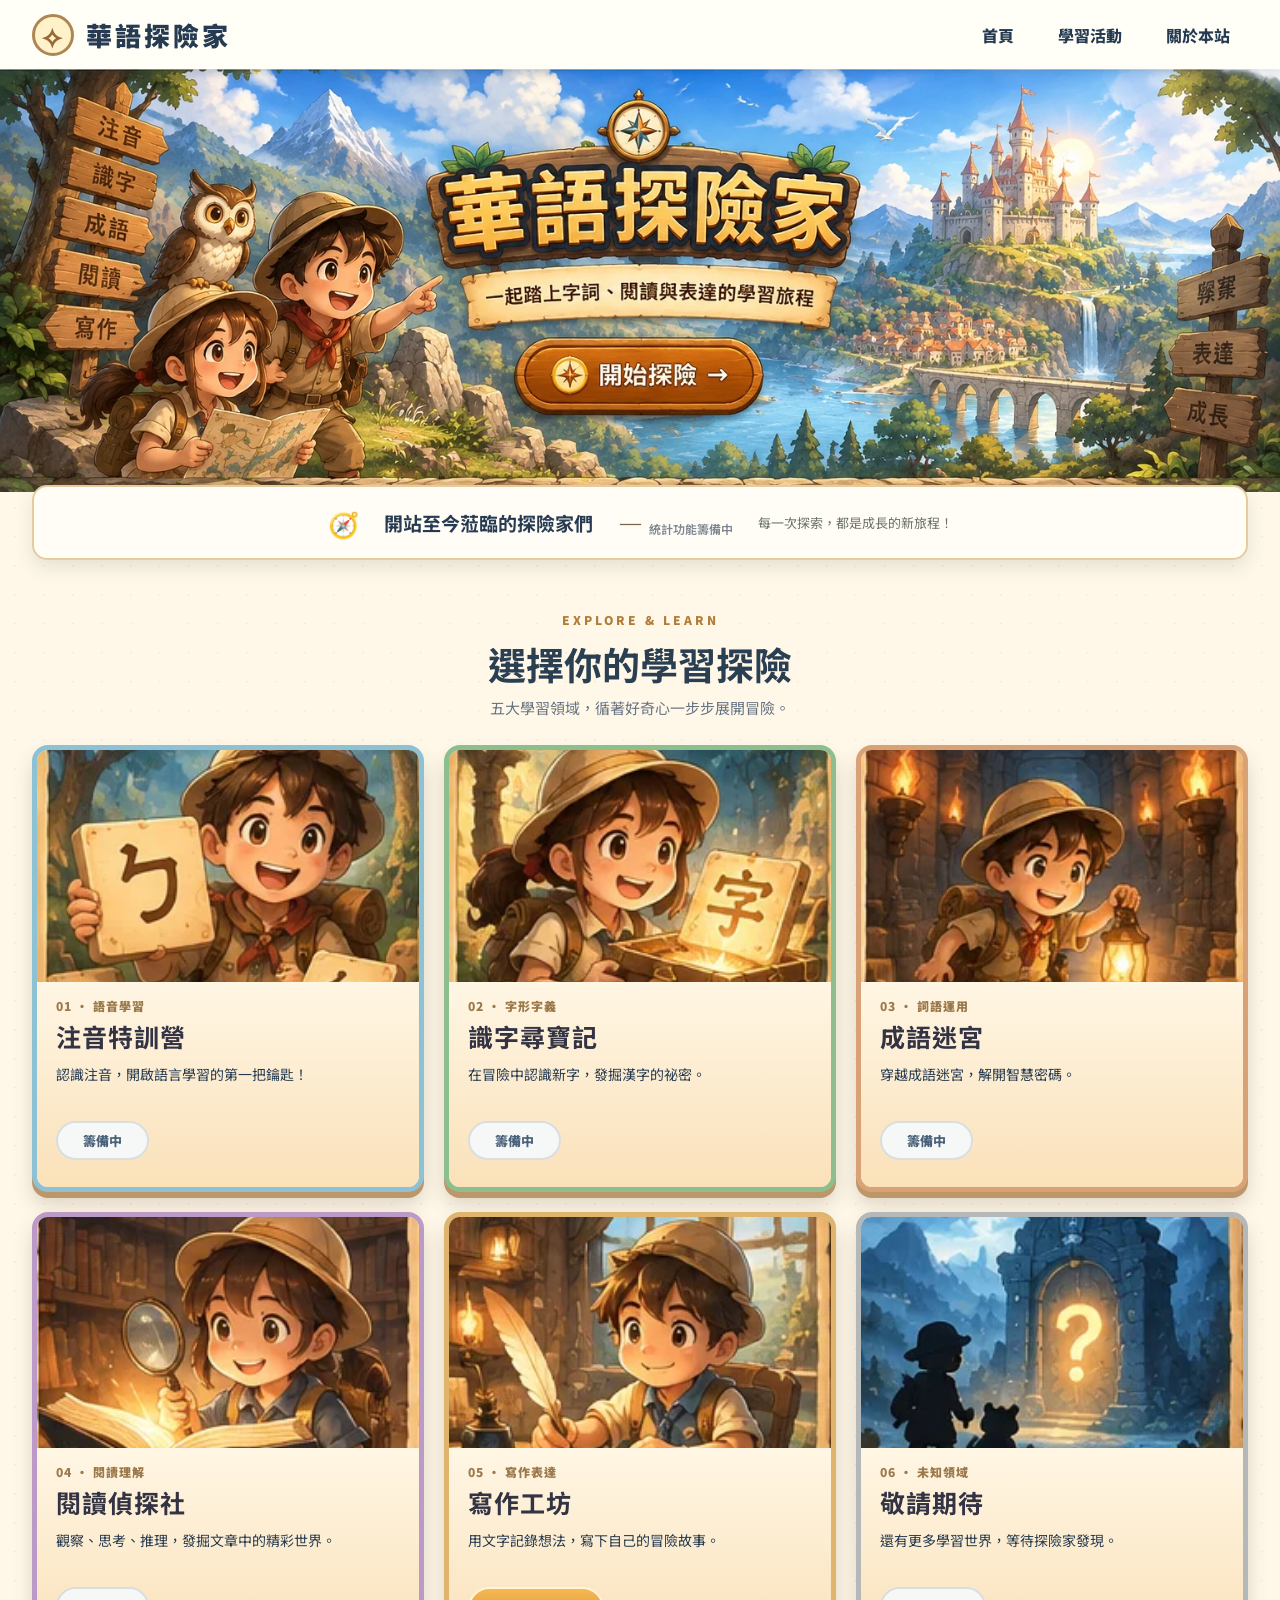
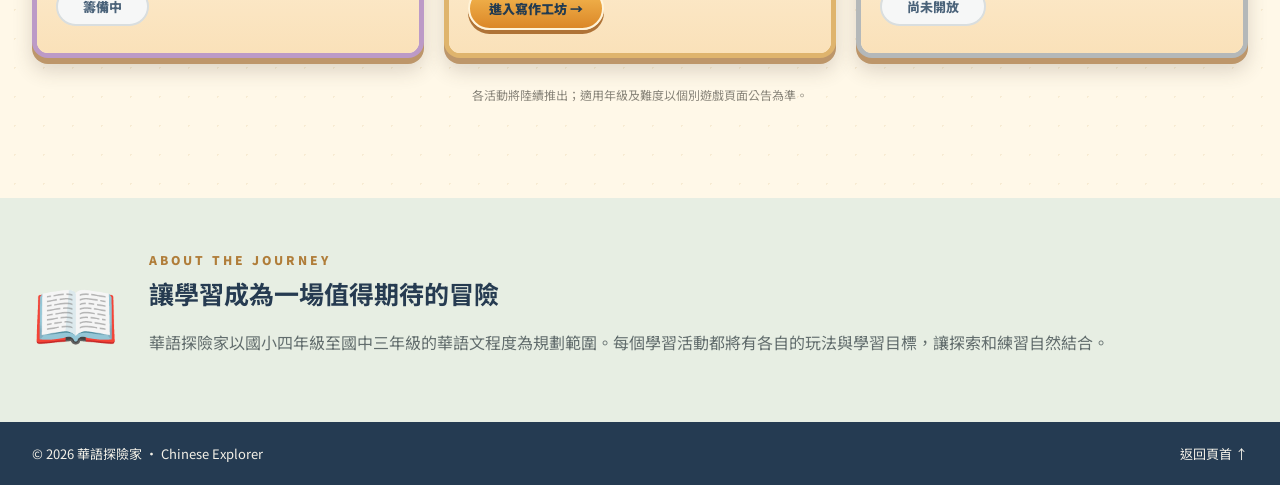
<file: index.html>
<!doctype html>
<html lang="zh-Hant">
<head>
<meta charset="utf-8"><meta name="viewport" content="width=device-width, initial-scale=1">
<meta name="theme-color" content="#f8e6c0">
<meta name="description" content="華語探險家：國小四年級至國中三年級華語文互動學習平台，探索注音、識字、成語、閱讀與寫作。">
<title>華語探險家｜華語文學習冒險樂園</title>
<link rel="stylesheet" href="./styles.css">
</head>
<body>
<a class="skip" href="#activities">跳至學習活動</a>
<header class="site-header"><div class="wrap nav"><a class="brand" href="#home"><span class="compass" aria-hidden="true">✧</span><span>華語探險家</span></a><nav aria-label="主要導覽"><a href="#home">首頁</a><a href="#activities">學習活動</a><a href="#about">關於本站</a></nav></div></header>
<main id="home">
<section class="hero" aria-label="華語探險家冒險旅程主視覺">
<div class="hero-access"><h1>華語探險家</h1><p>一起踏上字詞、閱讀與表達的學習旅程</p><a class="hero-start" href="#activities" aria-label="開始探險，前往學習活動"><span>開始探險</span></a></div>
</section>
<div class="wrap"><div class="visitor"><span class="visitor-icon" aria-hidden="true">🧭</span><strong>開站至今蒞臨的探險家們</strong><span class="vis-count">— <small>統計功能籌備中</small></span><span class="vis-note">每一次探索，都是成長的新旅程！</span></div></div>
<section class="wrap activities" id="activities"><div class="section-top"><span class="subtitle">EXPLORE &amp; LEARN</span><h2>選擇你的學習探險</h2><p>五大學習領域，循著好奇心一步步展開冒險。</p></div>
<div class="game-grid">
<article class="game blue"><div class="game-art"><svg viewBox="0 0 640 320" aria-hidden="true"><use href="./assets/activity-scenes.svg#phonetics"></use></svg><img src="./assets/zhuyin.webp" alt="" loading="lazy" onerror="this.remove()"></div><div class="game-body"><span class="number">01 · 語音學習</span><h3>注音特訓營</h3><p>認識注音，開啟語言學習的第一把鑰匙！</p><span class="state">籌備中</span></div></article>
<article class="game green"><div class="game-art"><svg viewBox="0 0 640 320" aria-hidden="true"><use href="./assets/activity-scenes.svg#characters"></use></svg><img src="./assets/characters.webp" alt="" loading="lazy" onerror="this.remove()"></div><div class="game-body"><span class="number">02 · 字形字義</span><h3>識字尋寶記</h3><p>在冒險中認識新字，發掘漢字的祕密。</p><span class="state">籌備中</span></div></article>
<article class="game orange"><div class="game-art"><svg viewBox="0 0 640 320" aria-hidden="true"><use href="./assets/activity-scenes.svg#idioms"></use></svg><img src="./assets/idioms.webp" alt="" loading="lazy" onerror="this.remove()"></div><div class="game-body"><span class="number">03 · 詞語運用</span><h3>成語迷宮</h3><p>穿越成語迷宮，解開智慧密碼。</p><span class="state">籌備中</span></div></article>
<article class="game violet"><div class="game-art"><svg viewBox="0 0 640 320" aria-hidden="true"><use href="./assets/activity-scenes.svg#reading"></use></svg><img src="./assets/reading.webp" alt="" loading="lazy" onerror="this.remove()"></div><div class="game-body"><span class="number">04 · 閱讀理解</span><h3>閱讀偵探社</h3><p>觀察、思考、推理，發掘文章中的精彩世界。</p><span class="state">籌備中</span></div></article>
<article class="game gold"><div class="game-art"><svg viewBox="0 0 640 320" aria-hidden="true"><use href="./assets/activity-scenes.svg#writing"></use></svg><img src="./assets/writing.webp" alt="" loading="lazy" onerror="this.remove()"></div><div class="game-body"><span class="number">05 · 寫作表達</span><h3>寫作工坊</h3><p>用文字記錄想法，寫下自己的冒險故事。</p><a class="state play" href="./games/writing/index.html">進入寫作工坊 →</a></div></article>
<article class="game gray"><div class="game-art"><svg viewBox="0 0 640 320" aria-hidden="true"><use href="./assets/activity-scenes.svg#coming"></use></svg><img src="./assets/coming.webp" alt="" loading="lazy" onerror="this.remove()"></div><div class="game-body"><span class="number">06 · 未知領域</span><h3>敬請期待</h3><p>還有更多學習世界，等待探險家發現。</p><span class="state">尚未開放</span></div></article>
</div><p class="footnote">各活動將陸續推出；適用年級及難度以個別遊戲頁面公告為準。</p></section>
<section id="about" class="about"><div class="wrap about-inside"><span aria-hidden="true" class="about-icon">📖</span><div><span class="subtitle">ABOUT THE JOURNEY</span><h2>讓學習成為一場值得期待的冒險</h2><p>華語探險家以國小四年級至國中三年級的華語文程度為規劃範圍。每個學習活動都將有各自的玩法與學習目標，讓探索和練習自然結合。</p></div></div></section>
</main><footer><div class="wrap footer"><span>© <span id="year">2026</span> 華語探險家 · Chinese Explorer</span><a href="#home">返回頁首 ↑</a></div></footer>
<script src="./script.js" defer></script></body></html>
</file>
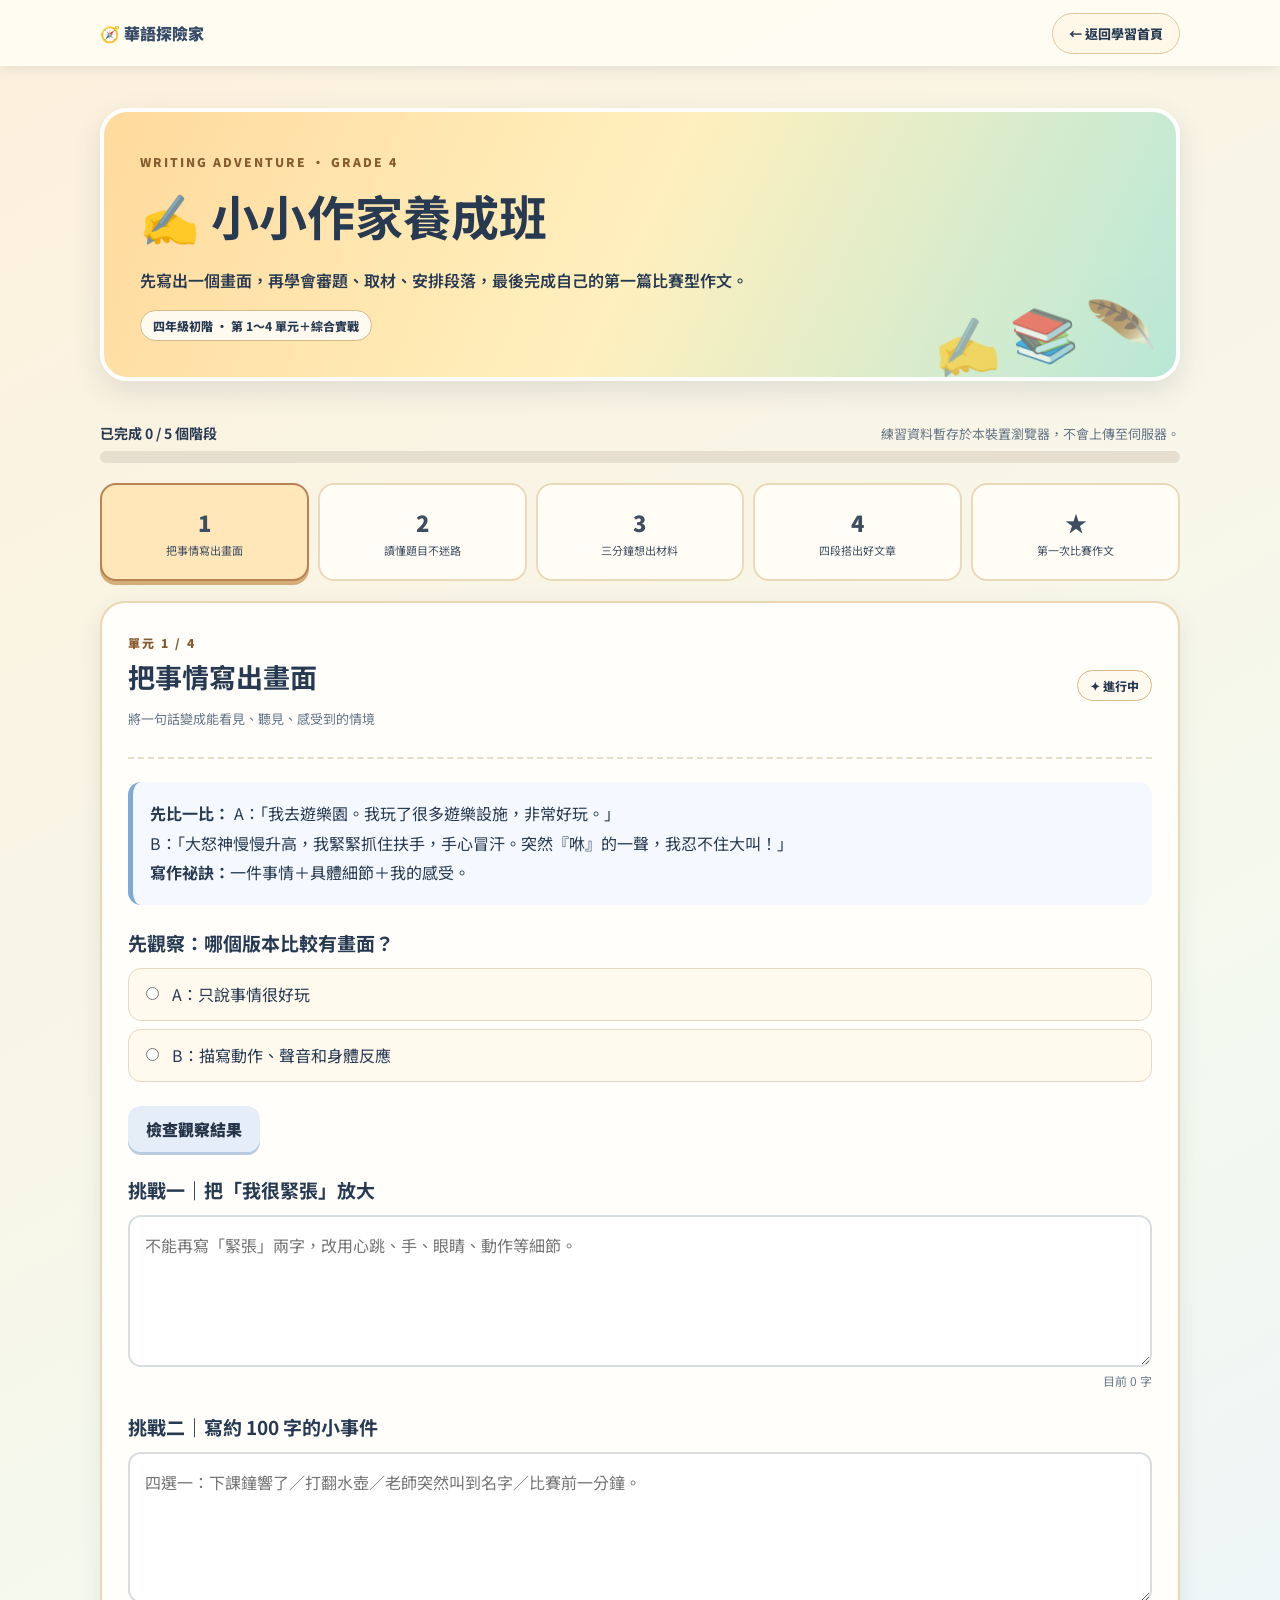
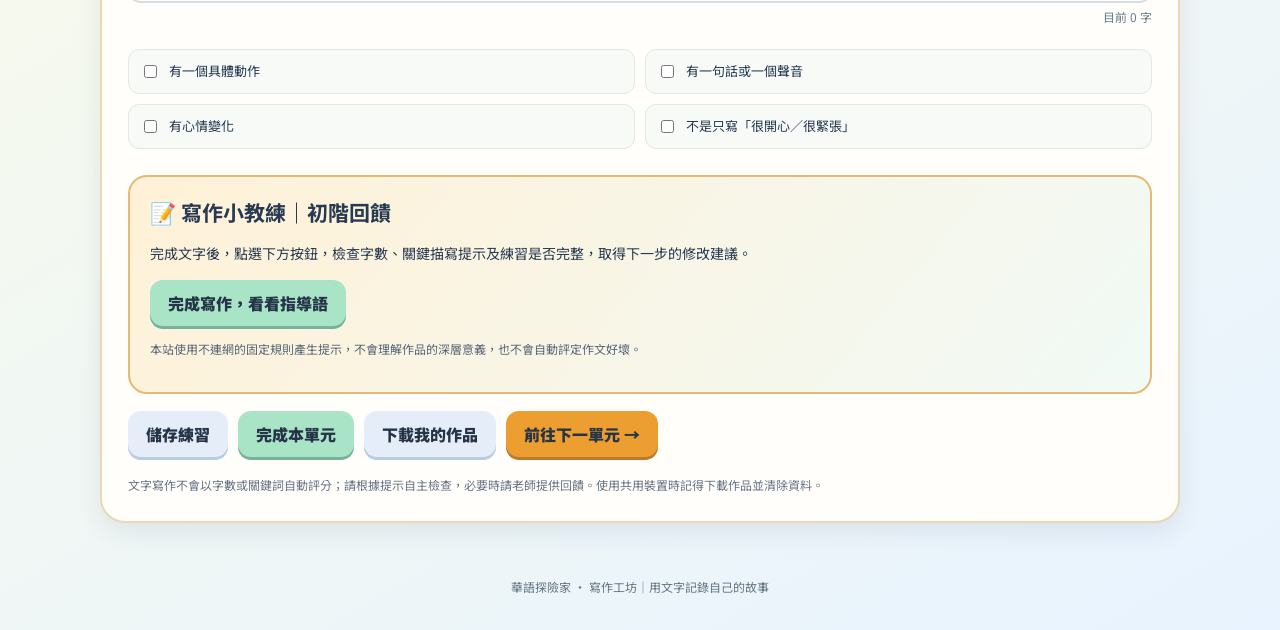
<file: games/writing/index.html>
<!doctype html><html lang="zh-Hant"><head><meta charset="utf-8"><meta name="viewport" content="width=device-width,initial-scale=1"><meta name="theme-color" content="#fff0cf"><meta name="description" content="華語探險家寫作工坊：四年級作文初階四單元與綜合實戰"><title>小小作家養成班｜華語探險家</title><style>
@import url('https://fonts.googleapis.com/css2?family=Noto+Sans+TC:wght@400;500;600;700;800;900&display=swap');
:root{--ink:#273a52;--gold:#edaa3f;--peach:#fff2d9;--mint:#e2f6ec;--blue:#dfeeff;--purple:#f0e6ff;--line:#e5d8bf}
*{box-sizing:border-box}body{font-family:'Noto Sans TC','Microsoft JhengHei',sans-serif;color:var(--ink);margin:0;background:linear-gradient(150deg,#fdf0dc,#f5f9ee 55%,#e8f3ff)}button,input,textarea{font:inherit}button{cursor:pointer}a{color:inherit;text-decoration:none}.wrap{max-width:1080px;width:94%;margin:auto}.topbar{background:#fffdf4eF;position:sticky;top:0;z-index:9;box-shadow:0 2px 12px #354f7020}.bar{display:flex;justify-content:space-between;gap:8px;align-items:center;min-height:66px;flex-wrap:wrap}.brand{font-weight:900;color:#364b67}.home-link{display:inline-flex;gap:6px;border:1px solid #e1c79c;border-radius:50px;background:#fff8e8;padding:10px 16px;font-weight:800;font-size:13px}.hero{padding:42px 0 22px}.hero-card{position:relative;overflow:hidden;border-radius:27px;padding:36px;background:linear-gradient(115deg,#ffda9d,#fff0be 50%,#b9e8d7);border:4px solid white;box-shadow:0 10px 28px #42576a24}.hero-card:after{content:"✍️ 📚 🪶";position:absolute;right:22px;bottom:8px;font-size:53px;opacity:.65;transform:rotate(-8deg)}.eyebrow{font-size:12px;letter-spacing:2px;font-weight:900;color:#875b2d}.hero h1{font-size:clamp(28px,4.8vw,48px);margin:8px 0}.hero p{line-height:1.75;font-weight:600;max-width:640px}.pill{display:inline-block;background:#fffaf0;border:1px solid #d8b889;border-radius:50px;padding:6px 12px;font-size:12px;font-weight:800}.summary{display:flex;gap:10px;align-items:center;justify-content:space-between;flex-wrap:wrap;margin:20px 0 8px}.summary strong{font-size:14px}.progress{height:12px;background:#e6dfd0;border-radius:20px;overflow:hidden;width:100%;margin-bottom:19px}.progress i{display:block;background:linear-gradient(90deg,#68bca0,#f0b858);height:100%;width:0;transition:width .3s}.tabs{display:grid;grid-template-columns:repeat(5,1fr);gap:9px;margin:20px 0}.tab{border:2px solid #ebd9ba;border-radius:16px;background:#fffdf6;padding:14px 8px;text-align:center;color:#3e4e62;min-height:98px}.tab span{display:block;font-size:22px;font-weight:900}.tab small{font-size:11px;display:block;line-height:1.4;margin-top:5px}.tab.active{border-color:#ba8253;background:#ffe7b9;box-shadow:0 4px 0 #d4ad79}.tab.done{border-color:#7cbba3}.panel{background:#fffefa;border:2px solid #ead7b4;border-radius:25px;box-shadow:0 9px 24px #33445518;margin:16px 0 45px;padding:26px;min-height:400px}.chapter{display:flex;align-items:center;justify-content:space-between;gap:12px;flex-wrap:wrap;border-bottom:2px dashed #e6ddc9;padding-bottom:16px;margin-bottom:23px}.chapter h2{font-size:27px;margin:4px 0}.muted{color:#647588;font-size:13px}.lesson{background:#f5f8ff;border-left:5px solid #7faad8;border-radius:13px;padding:17px;line-height:1.85;margin:17px 0}.lesson.warm{background:#fff5e5;border-color:#dfaa52}.lesson.green{background:#eaf8f0;border-color:#65ae93}.exercise{margin:24px 0}.exercise h3{font-size:19px;margin:12px 0}.prompt{font-size:14px;color:#55697c;line-height:1.85}.answer{width:100%;min-height:110px;resize:vertical;border:2px solid #d8dddf;border-radius:13px;background:#fff;font-size:16px;line-height:1.9;padding:13px 15px;color:#243448}.answer:focus,.tile-input:focus{outline:3px solid #ffe3a4;border-color:#b8803c}.counter{text-align:right;font-size:12px;color:#687c8a}.choicegroup{display:grid;gap:8px}.choice{display:flex;align-items:flex-start;gap:10px;background:#fff9ee;border:1px solid #e5d8c4;border-radius:13px;padding:12px;line-height:1.7}.choice input{margin-top:6px;accent-color:#4a997e}.buttons{display:flex;gap:10px;flex-wrap:wrap;margin:17px 0}.btn{border:0;border-radius:13px;background:#ed9e31;color:#263448;font-weight:900;padding:11px 18px;box-shadow:0 3px 0 #bd7a2b}.btn.alt{background:#e5edf8;box-shadow:0 3px 0 #b8cbe0}.btn.green{background:#a8e4c5;box-shadow:0 3px 0 #75b49b}.btn:hover{filter:brightness(1.04)}.feedback{display:none;border:2px solid #a3d5b6;border-radius:12px;background:#f0fbf3;margin:12px 0;padding:14px;line-height:1.8}.feedback.show{display:block}.nine{display:grid;grid-template-columns:repeat(3,1fr);gap:8px;margin:15px 0}.tile{background:#fffbf0;border:2px solid #e9d9bc;border-radius:12px;padding:10px;min-height:109px}.tile label{display:block;font-size:12px;font-weight:900;color:#716145;margin-bottom:8px}.tile-input{width:100%;background:white;border:1px solid #d3c7b5;border-radius:8px;padding:8px;min-height:50px;font-size:14px}.tile.center{display:flex;align-items:center;justify-content:center;flex-direction:column;background:#ffdf9c;text-align:center}.tile.center b{font-size:17px}.sort-list{display:grid;gap:8px;counter-reset:step}.sort-row{display:flex;align-items:center;gap:10px;background:#fff7ec;border:1px solid #e8dac7;border-radius:12px;padding:9px}.sort-row select{font-size:16px;border:1px solid #d8c7ad;background:white;padding:7px;border-radius:8px}.sort-row span{line-height:1.65;font-size:14px}.segments{display:grid;grid-template-columns:1fr 1fr;gap:12px}.segment{background:#f7faff;padding:14px;border:1px solid #dfebf3;border-radius:14px}.segment h3{font-size:16px;margin:0 0 5px}.segment textarea{min-height:112px}.checks{display:grid;grid-template-columns:repeat(2,1fr);gap:10px}.checks label{display:flex;gap:9px;background:#f7faf7;border:1px solid #dfebdf;border-radius:11px;padding:11px;line-height:1.6;font-size:13px}.checks input{accent-color:#409a73}.help{display:inline-block;border:0;background:#e9f1ff;color:#2c5c8b;padding:7px 12px;border-radius:15px;font-size:13px;font-weight:800}.hidden{display:none}.finish{background:#e8f7e8;border:2px solid #99c8a7;border-radius:14px;padding:17px;margin-top:18px}.mini-note{font-size:12px;color:#687587;line-height:1.8}.footer{text-align:center;color:#667582;padding:10px 0 35px;font-size:12px}
@media(max-width:720px){.tabs{grid-template-columns:repeat(2,1fr)}.tab:last-child{grid-column:span 2}.panel{padding:17px}.hero-card{padding:22px}.hero-card:after{opacity:.2}.nine{gap:4px}.tile{padding:6px}.tile label{font-size:10px}.tile-input{font-size:12px;padding:5px;min-height:58px}.segments,.checks{grid-template-columns:1fr}.chapter h2{font-size:23px}}@media print{.topbar,.buttons,.tabs,.home-link,.progress{display:none!important}.panel{box-shadow:none;border:0}.hero{padding:0}.answer{border:1px solid #aaa;min-height:90px}.game{page-break-inside:avoid}}

/* Free, on-device formative writing guidance */
.feedback-tool{margin-top:26px;padding:20px;border:2px solid #e5ba73;border-radius:19px;background:linear-gradient(130deg,#fff1d7,#f1faf6)}
.feedback-tool h3{margin:0 0 8px;font-size:21px}.feedback-tool p{font-size:14px;line-height:1.8}.feedback-panel{margin-top:13px;padding:17px;border:2px solid #a5ceb8;border-radius:14px;background:#fffefa;line-height:1.9}.feedback-panel[hidden]{display:none}.feedback-panel h4{margin:9px 0 3px;font-size:15px}.feedback-panel p{margin:3px 0 12px;font-size:14px;white-space:pre-wrap}.feedback-panel .teacher-note{background:#fff2d6;color:#66451e;padding:12px;border-radius:10px;font-weight:800;border:1px solid #edc999}.feedback-tool .disclosure{font-size:12px;color:#566778}
</style></head><body>
<header class="topbar"><div class="wrap bar"><a class="brand" href="../../index.html">🧭 華語探險家</a><a class="home-link" href="../../index.html">← 返回學習首頁</a></div></header>
<main class="wrap"><section class="hero"><div class="hero-card"><span class="eyebrow">WRITING ADVENTURE · GRADE 4</span><h1>✍️ 小小作家養成班</h1><p>先寫出一個畫面，再學會審題、取材、安排段落，最後完成自己的第一篇比賽型作文。</p><span class="pill">四年級初階 · 第 1～4 單元＋綜合實戰</span></div></section>
<div class="summary"><strong id="progress-label">已完成 0 / 5 個階段</strong><span class="muted">練習資料暫存於本裝置瀏覽器，不會上傳至伺服器。</span></div><div class="progress" aria-label="學習進度"><i id="progress-bar"></i></div>
<nav class="tabs" id="tabs" aria-label="選擇寫作單元"></nav>
<div id="panel" class="panel" aria-live="polite"></div></main>
<footer class="footer">華語探險家 · 寫作工坊｜用文字記錄自己的故事</footer>
<script>
(()=>{'use strict';
const KEY='chinese-explorer-writing-v1';
const titles=['把事情寫出畫面','讀懂題目不迷路','三分鐘想出材料','四段搭出好文章','第一次比賽作文'];
const intro=['將一句話變成能看見、聽見、感受到的情境','用圈、找、問抓住題目，不寫偏','先九宮格發想，再挑有用的材料','寫出開始、發展、精彩、感受','整合四個單元，完成《原來我也做得到》'];
let state={unit:0,values:{},done:{},checks:{}};
try{const v=JSON.parse(localStorage.getItem(KEY)||'null');if(v&&typeof v==='object'){state={unit:Math.max(0,Math.min(4,Number(v.unit)||0)),values:v.values||{},done:v.done||{},checks:v.checks||{}}}}catch(e){}
const $=(sel)=>document.querySelector(sel);
const esc=s=>String(s??'').replace(/[&<>"']/g,x=>({'&':'&amp;','<':'&lt;','>':'&gt;','"':'&quot;',"'":'&#39;'}[x]));
const save=()=>{try{localStorage.setItem(KEY,JSON.stringify(state))}catch(e){}};
const key=(u,id)=>'u'+u+'_'+id;
const answer=(id,title,placeholder='',rows=4)=>`<div class="exercise"><h3>${title}</h3><textarea class="answer" data-field="${esc(id)}" rows="${rows}" placeholder="${esc(placeholder)}">${esc(state.values[key(state.unit,id)]||'')}</textarea><div class="counter" data-counter="${esc(id)}"></div></div>`;
const choose=(id,title,options)=>`<div class="exercise"><h3>${title}</h3><div class="choicegroup">${options.map((o,i)=>`<label class="choice"><input type="radio" name="${esc(id)}" data-radio="${esc(id)}" value="${i}" ${state.values[key(state.unit,id)]==i?'checked':''}><span>${esc(o)}</span></label>`).join('')}</div></div>`;
const button=(txt,act,cls='')=>`<button type="button" class="btn ${cls}" data-action="${act}">${txt}</button>`;
const note=(msg)=>`<div class="lesson">${msg}</div>`;
const checkset=(names, prefix)=>`<div class="checks">${names.map((name,i)=>`<label><input type="checkbox" data-check="${prefix+i}" ${state.checks[key(state.unit,prefix+i)]?'checked':''}> ${esc(name)}</label>`).join('')}</div>`;
const prompts=['誰在場？','在哪裡？','我要嘗試什麼？','我最害怕什麼？',null,'我做了什麼？','別人怎麼說？','最關鍵的瞬間？','最後結果與感受？'];
const nine=(id,title,arr=prompts)=>`<div class="exercise"><h3>${title}</h3><div class="nine">${arr.map((p,i)=>p===null?`<div class="tile center"><small>作文題目</small><b>${id==='final'?'原來我也做得到':'一次勇敢的嘗試'}</b></div>`:`<div class="tile"><label for="${id+i}">${esc(p)}</label><textarea id="${id+i}" class="tile-input" data-field="${id+i}" rows="2" placeholder="寫下關鍵字">${esc(state.values[key(state.unit,id+i)]||'')}</textarea></div>`).join('')}</div></div>`;
const segment=(id,title)=>`<div class="segment"><h3>${title}</h3><textarea class="answer" data-field="${id}" placeholder="用自己的話寫出這一段要說什麼">${esc(state.values[key(state.unit,id)]||'')}</textarea></div>`;
const outline=id=>`<div class="exercise"><h3>四段大綱</h3><div class="segments">${['第一段｜開始','第二段｜發展','第三段｜最精彩','第四段｜收尾與感受'].map((t,i)=>segment(id+i,t)).join('')}</div></div>`;
const feedback=(id)=>`<div class="feedback" id="${id}"></div>`;
const content=[
()=>note('<b>先比一比：</b> A：「我去遊樂園。我玩了很多遊樂設施，非常好玩。」<br>B：「大怒神慢慢升高，我緊緊抓住扶手，手心冒汗。突然『咻』的一聲，我忍不住大叫！」<br><b>寫作祕訣：</b>一件事情＋具體細節＋我的感受。')+choose('example','先觀察：哪個版本比較有畫面？',['A：只說事情很好玩','B：描寫動作、聲音和身體反應'])+button('檢查觀察結果','check1','alt')+feedback('feedback1')+answer('nervous','挑戰一｜把「我很緊張」放大','不能再寫「緊張」兩字，改用心跳、手、眼睛、動作等細節。')+answer('moment','挑戰二｜寫約 100 字的小事件','四選一：下課鐘響了／打翻水壺／老師突然叫到名字／比賽前一分鐘。')+checkset(['有一個具體動作','有一句話或一個聲音','有心情變化','不是只寫「很開心／很緊張」'],'detail'),
()=>note('<b>審題三步驟：</b>圈出關鍵字 → 找人物／事情／時間／感受 → 問自己「這篇真正要寫什麼？」<br>例如《我最想感謝的人》要寫出「為什麼感謝」及具體事件，不只是介紹外表。')+choose('off','題目偵探｜《我最想感謝的人》，哪段最可能離題？',['甲：媽媽照顧生病的我，整夜沒有睡。','乙：媽媽喜歡水果、看電視，家裡還養了一隻狗。','丙：老師陪我訂正題目，鼓勵我繼續努力。'])+button('檢查答案','check2','alt')+feedback('feedback2')+answer('topic1','題目：《一次難忘的經驗》','圈出關鍵字，寫出一件你想描述的事情，以及「為什麼難忘」。')+answer('topic2','題目：《我最喜歡的一堂課》','除了課名，還要寫出喜歡的原因和一件具體經驗。')+checkset(['內容有回應題目','人物和事件清楚','至少一件具體事情能證明主題'],'topic'),
()=>note('看到題目不要急著動筆。<b>先寫九宮格，再挑三個最重要的材料。</b> 三個標準：切題、有話可寫、有具體畫面。')+nine('nine','九宮格任務｜《一次勇敢的嘗試》')+answer('best','挑選最想寫的三個材料','列出 1、2、3，說明為什麼值得寫。',3)+note('<b>材料排排站：</b>依照事情發生的合理順序，替每張卡選一個不同的號碼。')+`<div class="sort-list">${['爸爸放手後，我自己騎出十幾公尺。','第一次上車，車子一直往旁邊倒。','我摔倒擦破皮，很想回家。','暑假某天，爸爸決定教我騎車。','爸爸替我擦藥，鼓勵我再試。','回家時，我懂得耐心和勇氣的重要。'].map((t,i)=>`<div class="sort-row"><label><select data-order="${i}" aria-label="第${i+1}張材料的先後順序"><option value="">順序</option>${[1,2,3,4,5,6].map(n=>`<option value="${n}" ${state.values[key(state.unit,'ord'+i)]==n?'selected':''}>${n}</option>`).join('')}</select></label><span>${t}</span></div>`).join('')}</div>`+button('檢查材料順序','check3','alt')+feedback('feedback3'),
()=>note('<b>四段骨架：</b>① 開始（人事時地）→ ② 發展（經過與困難）→ ③ 最精彩（重要事件與心情）→ ④ 收尾（結果、感受與收穫）。<br>四段只是初學工具，不是所有文章都必須固定四段。')+outline('regret')+answer('gift','段落升級｜《一份特別的禮物》','奶奶親手做了一個小布袋。請選一段，加入動作、對話與心情，擴寫成 80～120 字。',6)+checkset(['有明確開始','寫出發展過程','第三段寫出重要畫面','有結局與感受','至少一段加入動作、對話或心情'],'structure'),
()=>note('<b>綜合挑戰：《原來我也做得到》</b><br>依序完成審題、九宮格、四段大綱與正式作文。第一次不限時，之後再試 60 分鐘寫作；字數參考 450～600 字。')+answer('focus','第一步｜審題：這篇文章一定要出現什麼改變？','例如：原本害怕／做不到 → 經過嘗試或努力 → 終於做到了。',3)+nine('final','第二步｜九宮格取材',['原本不會什麼？','誰在幫助我？','在哪裡？','第一次失敗？',null,'最困難的地方？','我做了什麼？','成功的瞬間？','最後的感受？'])+outline('finalpara')+answer('full','第四步｜正式寫作','先寫完整的文章。建議 450～600 字，初次不用計時。',14)+`<div class="exercise"><h3>第五步｜六字檢查法</h3>${checkset(['題：是否扣緊題目？','人：人物與動作是否清楚？','事：過程與結果是否完整？','段：最重要部分是否寫得充分？','句：句子是否通順？','字：錯字與標點是否檢查？'],'six')}</div>`];
function render(){const u=state.unit;$('#tabs').innerHTML=titles.map((t,i)=>`<button type="button" class="tab ${i===u?'active':''} ${state.done[i]?'done':''}" data-unit="${i}" aria-current="${i===u?'step':'false'}"><span>${state.done[i]?'✓':i===4?'★':i+1}</span><small>${esc(t)}</small></button>`).join('');$('#panel').innerHTML=`<div class="chapter"><div><span class="eyebrow">${u===4?'綜合挑戰':'單元 '+(u+1)+' / 4'}</span><h2>${titles[u]}</h2><p class="muted">${intro[u]}</p></div><span class="pill">${state.done[u]?'✓ 已完成':'✦ 進行中'}</span></div>`+content[u]()+`<section class="feedback-tool" aria-label="寫作回饋"><h3>📝 寫作小教練｜初階回饋</h3><p>完成文字後，點選下方按鈕，檢查字數、關鍵描寫提示及練習是否完整，取得下一步的修改建議。</p><button type="button" class="btn green" data-action="review">完成寫作，看看指導語</button><div id="writing-feedback" class="feedback-panel" role="status" aria-live="polite" hidden></div><p class="disclosure">本站使用不連網的固定規則產生提示，不會理解作品的深層意義，也不會自動評定作文好壞。</p></section><div class="buttons">${button('儲存練習','save','alt')}${button('完成本單元','complete','green')}${button('下載我的作品','export','alt')}${u<4?button('前往下一單元 →','next'):''}</div><div class="mini-note">文字寫作不會以字數或關鍵詞自動評分；請根據提示自主檢查，必要時請老師提供回饋。使用共用裝置時記得下載作品並清除資料。</div>`;
$('#panel').querySelectorAll('[data-field]').forEach(el=>{el.addEventListener('input',()=>{state.values[key(u,el.dataset.field)]=el.value;save();counter(el)});counter(el)});
$('#panel').querySelectorAll('[data-radio]').forEach(el=>el.addEventListener('change',()=>{state.values[key(u,el.dataset.radio)]=el.value;save()}));
$('#panel').querySelectorAll('[data-order]').forEach(el=>el.addEventListener('change',()=>{state.values[key(u,'ord'+el.dataset.order)]=el.value;save()}));
$('#panel').querySelectorAll('[data-check]').forEach(el=>el.addEventListener('change',()=>{state.checks[key(u,el.dataset.check)]=el.checked;save()}));
$('#panel').querySelectorAll('[data-action]').forEach(el=>el.addEventListener('click',()=>act(el.dataset.action)));
$('#tabs').querySelectorAll('[data-unit]').forEach(el=>el.addEventListener('click',()=>go(+el.dataset.unit)));
const n=Object.values(state.done).filter(Boolean).length;$('#progress-label').textContent='已完成 '+n+' / 5 個階段';$('#progress-bar').style.width=(n/5*100)+'%';save()}
function counter(el){const target=document.querySelector('[data-counter="'+el.dataset.field+'"]');if(target)target.textContent='目前 '+[...el.value.replace(/\s/g,'')].length+' 字'}
function go(n){state.unit=n;render();window.scrollTo({top:0,behavior:'smooth'})}
function show(id,text){const el=document.getElementById(id);if(el){el.textContent=text;el.classList.add('show')}}

function review(){
 const u=state.unit;
 const get=id=>String(state.values[key(u,id)]||'').trim();
 const size=v=>[...v.replace(/\s/g,'')].length;
 const feedback=[];
 const add=(heading,msg)=>feedback.push([heading,msg]);
 const notes={
  0:'試著用動作、聲音、身體反應或人物說話，呈現事件中最有畫面的時刻。',
  1:'重新圈出題目的關鍵字，並找一件能證明主題的具體事件。',
  2:'先記下想法，再挑三個最切題、最有畫面、自己最熟悉的材料。',
  3:'先交代事件，再呈現發展；最重要的情節可多寫一些細節，最後寫結果與感受。',
  4:'回頭檢查「原本做不到 → 遇到困難 → 努力嘗試 → 改變與收穫」是否清楚。'
 };
 if(u===0){
  const a=get('nervous'),b=get('moment'),both=[a,b].filter(Boolean);
  if(!both.length)add('練習進度','🌱 再加油！還沒看到你的文字呢。可以先從一句話開始，想一想當時的動作或心跳，再慢慢把畫面寫出來。每一位小作家，都是從第一句話開始的！');
  else {
   const combined=both.join('\n');
   const n=size(b),total=both.map(size).reduce((x,y)=>x+y,0);
   if(!a||!b||n<100){
    add('練習進度','🌱 再加油！你已經寫下 '+total+' 字，這就是很好的起步。'+(!a?'先試著改寫「我很緊張」，用動作或身體感覺說故事。':!b?'接著挑一件小事件，把最精彩的瞬間寫下來。':'小事件目前約 '+n+' 字，試著補上動作、聲音或心情變化，朝約 100 字的練習目標前進。'));
   }else if(n<=150){
    add('練習進度','🎉 完成任務，恭喜你！兩項練習都有內容，小事件也寫了約 '+n+' 字，達到這次約 100～150 字的練習範圍。請為自己的努力拍拍手，再讀一次，看看細節能不能更生動！');
   }else{
    add('練習進度','🌟 超額完成，太棒了！你完成兩項練習，小事件已寫到約 '+n+' 字，超過這次參考篇幅。願意多寫很值得鼓勵！接下來試試挑出最有畫面的細節，刪去重複的句子，讓文章更精采；字數多不一定代表寫得更好喔。');
   }
   if(a.includes('緊張'))add('改寫任務','💛 你願意把心情寫下來，已經跨出很棒的一步！這一題有個小挑戰：先把「緊張」兩字藏起來，想像當時的手心、心跳或眼神，讓讀者自己感受到那份心情。你可以試著改一句看看！');
   else if(a)add('改寫任務','✨ 做得好！你記得這一題的小約定，沒有直接使用「緊張」兩字。現在邀請你當一回小導演：再讀一次自己的句子，看看能不能多放進一個動作、表情或身體感覺，讓讀者彷彿親眼看見那一刻。慢慢修改，你的文字會越來越有畫面！');
   if(/[「」『』！!?？]|說|喊|叫|咚|啪|叮|響|聽/.test(combined))add('聲音線索','文字中出現了對話、標點或可能與聲音有關的詞語；請自己確認它們是否真的讓畫面更鮮明。');
   else add('下一步任務','試著在段落中加上一句話或一個現場聲音，讓讀者感覺自己也在場。');
   if(!/心|汗|手|腳|眼|臉|怕|喜|笑|發抖|呼吸|胸口/.test(combined))add('感受提示','可以再想想當時身體有什麼反應，或心情如何轉變。');
  }
 }else if(u===1){
  const a=get('topic1'),b=get('topic2');
  if(!a&&!b)add('先完成練習','請先寫出題目關鍵字與你準備寫的具體事件。');
  else{
   add('審題練習','已填寫 '+[a,b].filter(Boolean).length+' / 2 個審題練習。');
   if(a)add('《一次難忘的經驗》','請自己核對：文章會不會集中在「一次」經驗？是否解釋它為什麼難忘？');
   if(b)add('《我最喜歡的一堂課》','請自己核對：除了說喜歡哪一課，有沒有具體的課堂經歷與喜歡的理由？');
   if(!a||!b)add('下一步任務','補上尚未完成的題目，練習用「人物、事件、原因」三個角度審題。');
  }
 }else if(u===2){
  const filled=[0,1,2,3,5,6,7,8].filter(i=>get('nine'+i)).length;
  add('九宮格進度','已填寫 '+filled+' / 8 個發想欄位。九宮格不必每格都有材料，但可以多想幾種方向。');
  if(filled<4)add('發想提示','試著補上「在場人物、地點、困難、行動」等內容，不急著寫作文。');
  else add('選材提醒','材料開始累積了！請從中選出和題目最相關、最容易寫出具體畫面的三項。');
  if(!get('best'))add('下一步任務','請在「三個材料」的欄位寫出你最想用的內容。');
  else add('取材確認','你已填寫選材欄位。接下來確認每項是否切題，並把材料安排成合理順序。');
  const order=[0,1,2,3,4,5].map(i=>Number(get('ord'+i)));
  if(order.every(n=>n>=1&&n<=6)){
    const target=[5,2,3,1,4,6];
    add('材料排序',order.every((n,i)=>n===target[i])?'六張材料的順序符合教材建議。可以再想想哪些內容應放在最精彩的一段。':'排序還能再調整。提示：爸爸開始教學是第一步，回家後的體會是最後一步。');
  }
 }else if(u===3){
  const parts=[0,1,2,3].map(i=>get('regret'+i));
  add('四段骨架','已填寫 '+parts.filter(Boolean).length+' / 4 段。'+(parts.some(v=>!v)?'先替每一段寫一個重點，再把重要情節擴寫。':'四段都有內容了，接著看是否有清楚的事情發展。'));
  const g=get('gift'),n=size(g);
  if(!g)add('段落擴寫','試選一段練習擴寫，加入具體動作、一句話或聲音，以及心情變化。');
  else add('擴寫字數','段落目前約 '+n+' 字。教材參考範圍是 80～120 字；'+(n<80?'可再補充具體細節。':n>120?'可以試著刪去重複句子，保留最精彩的內容。':'字數落在參考範圍內，仍請檢查是否具體且切題。'));
  if(parts[2]&&parts[2].length<parts[0].length)add('第三段提醒','第三段通常值得多安排重要事件與細節；你可以確認最精彩的地方是否寫得充分。');
 }else{
  const essay=get('full'),n=size(essay);
  if(!essay)add('先完成寫作','先依照審題、九宮格及四段大綱，寫出初稿，再取得初階提醒。');
  else{
   add('作文篇幅','目前約 '+n+' 字。教材建議初次練習約 450～600 字，並非品質分數。'+(n<450?'可檢查是否漏掉了重要事件、人物反應與感受。':n>600?'可以檢查是否有重複敘述，留下最能呈現轉變的內容。':'字數落在參考範圍內，請進一步檢查文章內容。'));
   if(!get('focus'))add('審題提醒','請補上第一步的審題想法：你原本做不到什麼，最後有什麼改變？');
   const p=[0,1,2,3].filter(i=>get('finalpara'+i)).length;
   add('大綱檢查','四段大綱已填寫 '+p+' / 4 段。正式文章也請自行確認事件有開始、發展、重要過程與收尾。');
   const six=[0,1,2,3,4,5].filter(i=>state.checks[key(u,'six'+i)]).length;
   add('交稿前提醒','六字自我檢查已勾選 '+six+' / 6 項：題、人、事、段、句、字。勾選僅表示自己檢查過，不代表網站已驗證內容。');
  }
 }
 if(!feedback.length)add('繼續練習',notes[u]);
 add('寫作小教練提醒','以上屬於字數、欄位與少量提示詞的規則式檢查，並不能判定文章的思想、情感或真正品質。'+notes[u]);
 add('請交給作文老師','我的評語只是初階的分析，請你再拿給你的作文老師做進一步的批閱喔！');
 const box=document.getElementById('writing-feedback');
 if(!box)return;
 box.replaceChildren();
 for(const [title,body] of feedback){
   const h=document.createElement('h4');h.textContent=title;
   const p=document.createElement('p');p.textContent=body;
   if(title==='請交給作文老師')p.className='teacher-note';
   box.append(h,p);
 }
 box.hidden=false;
 box.scrollIntoView({behavior:'smooth',block:'nearest'});
}

function act(action){if(action==='review'){review()}else if(action==='save'){save();alert('已儲存於此瀏覽器。請記得下載重要作品。')}else if(action==='check1'){show('feedback1',state.values[key(0,'example')]==='1'?'答對了！B 有動作、聲音、身體反應，讀者更容易想像畫面。':'再看看 B 的手心冒汗、抓住扶手與「咻」的聲音，這些都是有畫面的細節。')}else if(action==='check2'){show('feedback2',state.values[key(1,'off')]==='1'?'答對了！乙若只停在外表和喜好，沒有說明感謝的原因，就容易偏題。':'想想哪段沒有回應「為什麼想感謝」，再試一次。')}else if(action==='check3'){const seq=[5,2,3,1,4,6];const got=seq.map((_,i)=>Number(state.values[key(2,'ord'+i)]||0));show('feedback3',got.every((n,i)=>n===seq[i])?'順序正確！開始教學→不穩→跌倒→鼓勵→成功→感受。':'還可以調整。提示：暑假爸爸教學是開始；回家得到體會是最後。請選 1～6 且不要重複。')}else if(action==='complete'){state.done[state.unit]=true;save();render();const el=document.querySelector('.chapter');el.insertAdjacentHTML('afterend','<div class="finish" role="status">🌟 已標記完成本階段！完成表示你已自行練習，並不代表內容通過教師評量。</div>')}else if(action==='next'){go(Math.min(4,state.unit+1))}else if(action==='export'){const text=['華語探險家｜小小作家養成班','匯出時間：'+new Date().toLocaleString('zh-TW')];for(let i=0;i<5;i++){text.push('\n### '+titles[i]);for(const [k,v] of Object.entries(state.values)){if(k.startsWith('u'+i+'_'))text.push(k.replace(/^u\d+_/, '')+'：'+v)}}const blob=new Blob([text.join('\n')],{type:'text/plain;charset=utf-8'});const url=URL.createObjectURL(blob);const a=document.createElement('a');a.href=url;a.download='我的小小作家練習.txt';document.body.appendChild(a);a.click();a.remove();setTimeout(()=>URL.revokeObjectURL(url),1500)}}render();
})();
</script></body></html>
</file>
<file: styles.css>
@import url('https://fonts.googleapis.com/css2?family=Noto+Sans+TC:wght@400;600;700;800;900&display=swap');
:root{--ink:#263b51;--paper:#fff5dd;--teal:#477e6c}*{box-sizing:border-box}html{scroll-behavior:smooth}body{margin:0;font-family:'Noto Sans TC','Microsoft JhengHei',sans-serif;background:radial-gradient(#e7d2a750 1px,transparent 1px) 0 0/29px 29px,#fff8e8;color:var(--ink)}a{color:inherit;text-decoration:none}.wrap{width:min(1380px,95%);margin:auto}.skip{position:absolute;left:-9999px}.skip:focus{left:12px;top:12px;z-index:30;background:white;padding:10px}.site-header{background:#fffef8f5;position:sticky;top:0;z-index:15;box-shadow:0 3px 12px #233d4d19}.nav{display:flex;align-items:center;justify-content:space-between;min-height:69px;gap:20px}.brand{font-size:26px;font-weight:900;letter-spacing:3px;display:flex;align-items:center;gap:12px}.compass{width:42px;height:42px;display:grid;place-items:center;border-radius:50%;border:3px solid #ae8651;color:#986736;background:#fff2cb;font-size:28px}.nav nav{display:flex;gap:8px}.nav nav a{padding:10px 18px;font-weight:800;border-radius:22px}.nav nav a:hover,.nav nav a:focus-visible{background:#e4eef9}.hero{height:auto;aspect-ratio:1536 / 508;min-height:330px;position:relative;background:#b2e6f3 url('./assets/hero-adventure.webp') center center/cover no-repeat;background-image:url('./assets/hero-adventure.webp'),url('./assets/adventure-hero-v2.svg');background-position:center,center;background-size:cover,cover;overflow:hidden}.hero-access{position:absolute;inset:0}.hero-access h1,.hero-access p{position:absolute;width:1px;height:1px;overflow:hidden;clip-path:inset(50%)}.hero-start{position:absolute;left:40%;top:62%;height:18%;width:20%;border-radius:50px}.hero-start span{position:absolute;width:1px;height:1px;clip-path:inset(50%);overflow:hidden}.hero-start:focus-visible{outline:5px dashed white;outline-offset:2px}.visitor{display:flex;align-items:center;justify-content:center;flex-wrap:wrap;gap:14px 25px;min-height:75px;background:#fffdf6;border:2px solid #e5cca0;border-radius:15px;box-shadow:0 8px 18px #263c3f1d;position:relative;z-index:3;margin-top:-7px;padding:15px}.visitor-icon{font-size:25px}.visitor strong{font-size:19px}.vis-count{font-size:25px;font-weight:900;color:#7b664b}.vis-count small{font-weight:600;font-size:12px;color:#7e8791}.vis-note{font-size:13px;color:#6b7269}.activities{padding:46px 0 67px}.section-top{text-align:center;margin-bottom:27px}.subtitle{color:#b07d39;font-size:12px;font-weight:900;letter-spacing:3px}.section-top h2{font-size:clamp(27px,3.4vw,38px);margin:6px 0;color:#2a3f51}.section-top p{color:#687484;margin:5px 0;font-size:15px}.game-grid{display:grid;grid-template-columns:repeat(3,minmax(0,1fr));gap:20px}.game{background:#fff3d9;border:5px solid #e9c997;border-radius:16px;overflow:hidden;box-shadow:0 6px 0 #bd966a,0 13px 19px #483d3030;transition:transform .2s}.game:hover{transform:translateY(-5px)}.game-art{position:relative;aspect-ratio:1.65;background:#c6dddc;overflow:hidden}.game-art svg,.game-art img{position:absolute;inset:0;height:100%;width:100%;display:block;object-fit:cover}.game-art img{z-index:2}.game-body{min-height:205px;padding:15px 19px 20px;position:relative;background:linear-gradient(#fff6e4,#fae1b9)}.number{display:block;color:#9b794b;font-size:12px;font-weight:900;letter-spacing:1px}.game h3{font-size:25px;margin:4px 0 8px;color:#333343;letter-spacing:1px}.game p{font-size:14px;line-height:1.75;min-height:50px;margin:0 0 9px}.state{display:inline-block;color:#4b637a;border:2px solid #d9dedf;background:#f6f7f7;font-weight:800;border-radius:30px;padding:8px 25px;font-size:13px}.blue{border-color:#8dc2d5}.green{border-color:#8dbf8e}.orange{border-color:#d9a276}.violet{border-color:#bc9ac7}.gold{border-color:#dfb46d}.gray{border-color:#b4b8b9}.footnote{text-align:center;font-size:12px;color:#8a867b;margin:28px 0}.about{background:#e7eee3;padding:48px 0}.about-inside{display:flex;align-items:center;gap:30px}.about-icon{font-size:70px}.about h2{font-size:25px;margin:5px 0}.about p{color:#626d6d;line-height:1.9}.footer{display:flex;justify-content:space-between;gap:20px}footer{background:#253b52;color:#f4f1e8;padding:22px 0;font-size:13px}:focus-visible{outline:3px solid #a85b25;outline-offset:3px}@media(max-width:1050px){.game-grid{grid-template-columns:repeat(2,1fr)}.vis-note{display:none}}@media(max-width:650px){.nav{flex-wrap:wrap;justify-content:center;padding:9px 0;gap:4px}.brand{font-size:21px}.nav nav a{font-size:13px;padding:7px 10px}.hero{min-height:340px;aspect-ratio:auto;background-position:50% center,50% center;background-size:auto 100%,auto 100%}.hero-start{left:33%;top:60%;width:35%;height:18%}.visitor{gap:6px 12px;padding:12px}.visitor strong{font-size:14px}.vis-count{font-size:20px}.game-grid{grid-template-columns:1fr;gap:17px}.activities{padding:33px 0}.section-top p{font-size:13px}.about-inside{display:block;text-align:center}.footer{flex-wrap:wrap;justify-content:center}.game-body{min-height:auto}.game p{min-height:auto}}@media(prefers-reduced-motion:reduce){.game{transition:none}}
/* Writing workshop active portal */
.game .state.play{display:inline-flex;align-items:center;justify-content:center;padding:10px 19px;background:linear-gradient(#f5ba53,#db8727);border:2px solid #fff3d8;color:#233b50;font-weight:900;border-radius:26px;box-shadow:0 4px 0 #af7337;transition:transform .15s}
.game .state.play:hover{transform:translateY(-2px);filter:saturate(1.08)}
.game .state.play:focus-visible{outline:3px solid #184d83;outline-offset:3px}
</file>
